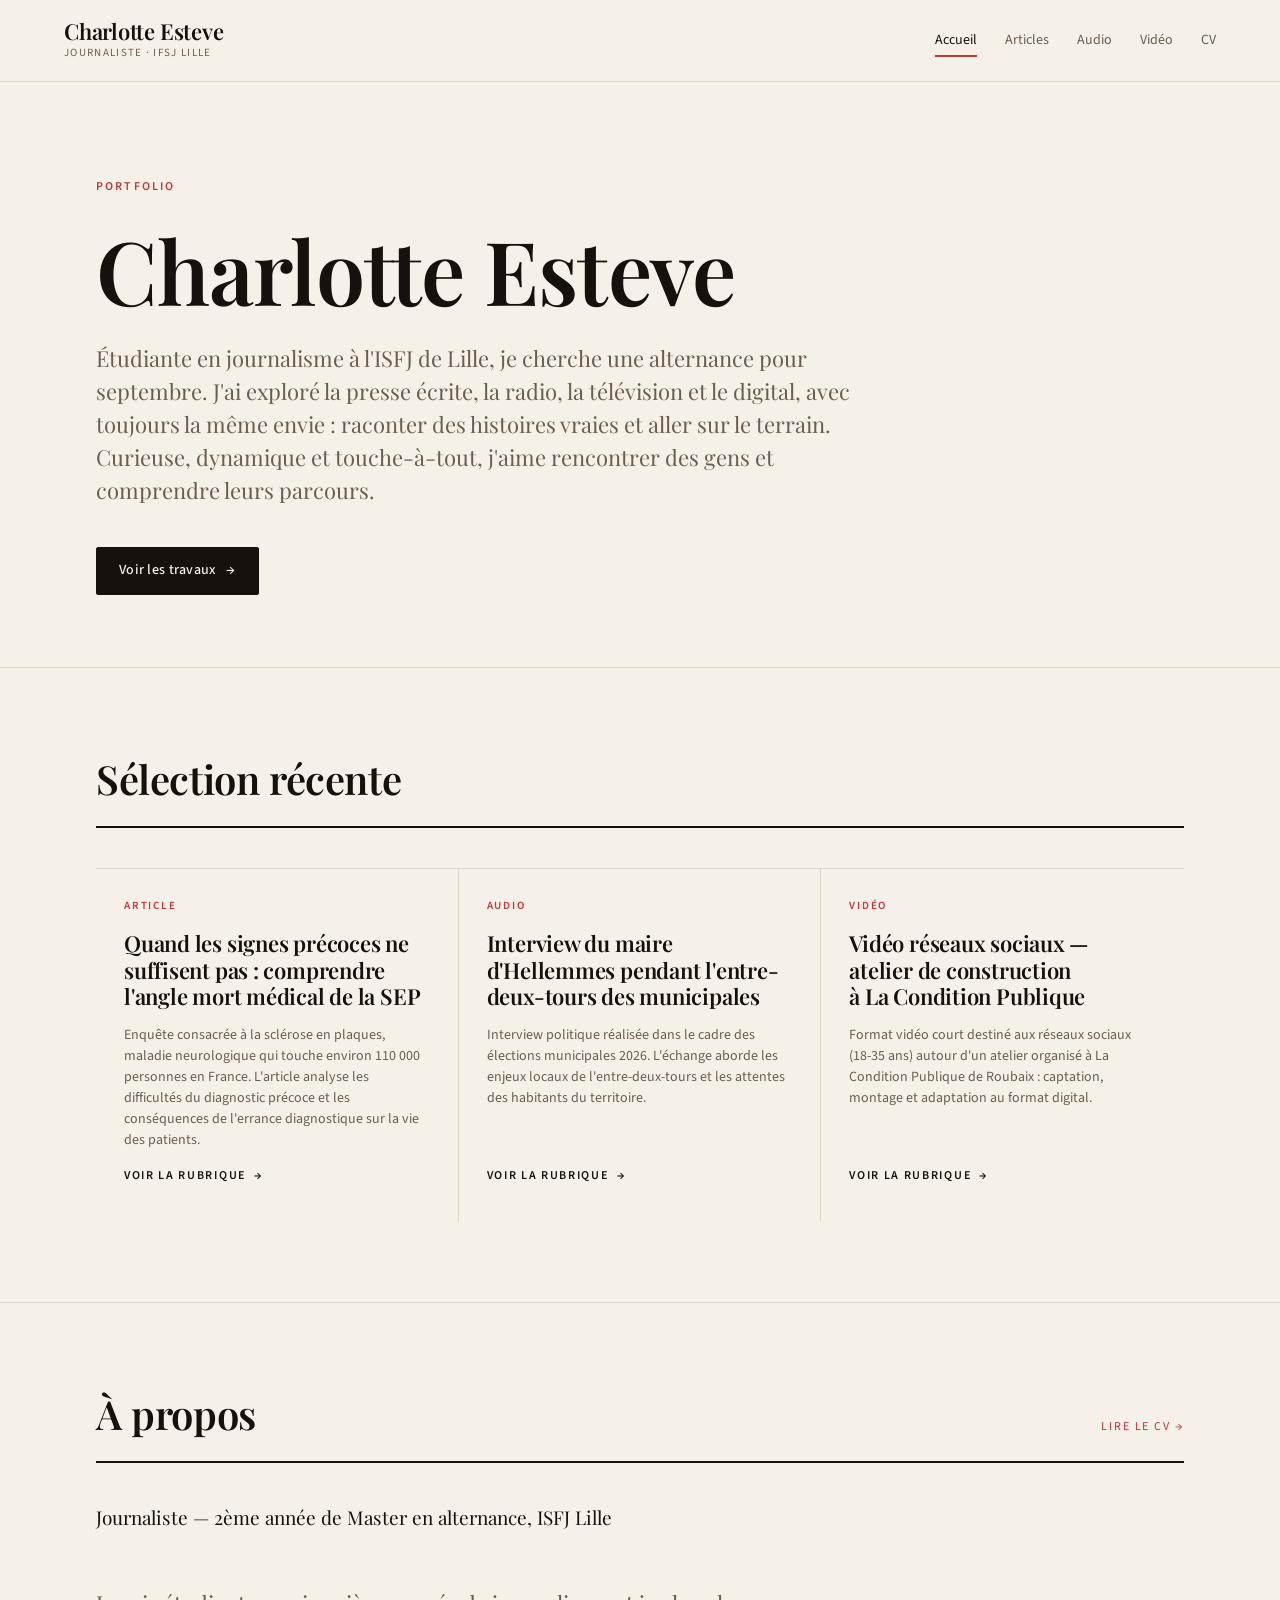
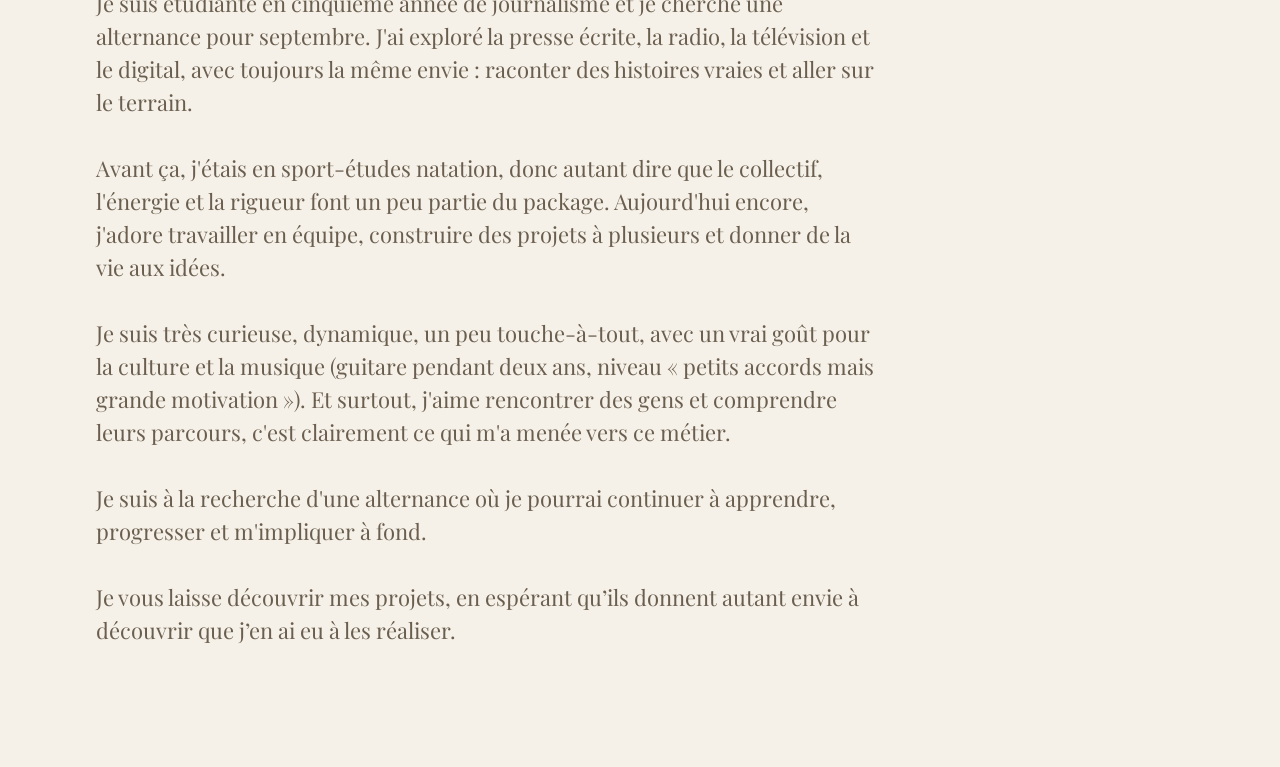
<file: index.html>
<!DOCTYPE html>
<html lang="fr">

<head>
  <meta charset="UTF-8" />
  <meta name="viewport" content="width=device-width, initial-scale=1.0" />
  <title>Charlotte Esteve — Journaliste</title>
  <link rel="icon" href="favicon.png" />
  <meta name="description" content="Portfolio de Charlotte Esteve, étudiante journaliste à l'IFSJ Lille. Articles, reportages audio et vidéo." />
  <link rel="preconnect" href="https://fonts.googleapis.com" />
  <link rel="preconnect" href="https://fonts.gstatic.com" crossorigin />
  <link href="https://fonts.googleapis.com/css2?family=Playfair+Display:wght@500;600;700&family=Source+Sans+3:wght@400;500;600&family=JetBrains+Mono:wght@400&display=swap" rel="stylesheet" />
  <link rel="stylesheet" href="styles.css" />
</head>

<body data-page="home">
  <div class="page">
    <header class="site-header">
      <div class="container header-inner">
        <a class="brand" href="/">
          <span class="brand-name">Charlotte Esteve</span>
          <span class="brand-tagline">Journaliste · IFSJ Lille</span>
        </a>
        <button class="nav-toggle" type="button" aria-label="Menu">Menu</button>
        <nav class="nav">
          <a href="/" class="active">Accueil</a>
          <a href="articles">Articles</a>
          <a href="audio">Audio</a>
          <a href="video">Vidéo</a>
          <a href="cv">CV</a>
        </nav>
      </div>
    </header>

    <main>
      <section class="hero">
        <div class="container">
          <p class="hero-eyebrow">Portfolio</p>
          <h1 class="hero-title" data-site-name>Charlotte Esteve</h1>
          <p class="hero-lede" data-intro>Étudiante journaliste à l'École supérieure de journalisme de Lille. Je couvre la société, la culture et le politique à travers l'écrit, le son et l'image.</p>
          <div class="hero-cta">
            <a class="btn" href="video">Voir les travaux <span class="arrow">→</span></a>
          </div>
        </div>
      </section>

      <section class="section">
        <div class="container">
          <header class="section-head">
            <h2 class="section-title">Sélection récente</h2>
          </header>
          <div class="featured-grid" data-featured>
            <div class="loading">Chargement…</div>
          </div>
        </div>
      </section>

      <section class="section">
        <div class="container">
          <header class="section-head">
            <h2 class="section-title">À propos</h2>
            <span class="section-meta"><a href="cv">Lire le CV →</a></span>
          </header>
          <p class="cv-summary" data-tagline>Journaliste en étude à l'IFSJ — Lille</p>
          <p class="hero-lede" style="margin-top: 16px;">
            Je suis étudiante en cinquième année de journalisme et je cherche une alternance pour septembre. J'ai exploré la presse écrite, la radio, la télévision et le digital, avec toujours la même envie : raconter des histoires vraies et aller sur le terrain.<br />
            <br />
            Avant ça, j'étais en sport-études natation, donc autant dire que le collectif, l'énergie et la rigueur font un peu partie du package. Aujourd'hui encore, j'adore travailler en équipe, construire des projets à plusieurs et donner de la vie aux idées.<br />
            <br />
            Je suis très curieuse, dynamique, un peu touche-à-tout, avec un vrai goût pour la culture et la musique (guitare pendant deux ans, niveau « petits accords mais grande motivation »). Et surtout, j'aime rencontrer des gens et comprendre leurs parcours, c'est clairement ce qui m'a menée vers ce métier. <br />
            <br />
            Je suis à la recherche d'une alternance où je pourrai continuer à apprendre, progresser et m'impliquer à fond.<br />
            <br />
            Je vous laisse découvrir mes projets, en espérant qu’ils donnent autant envie à découvrir que j’en ai eu à les réaliser.
          </p>
        </div>
      </section>
    </main>
  </div>

  <script src="app.js"></script>
</body>

</html>
</file>
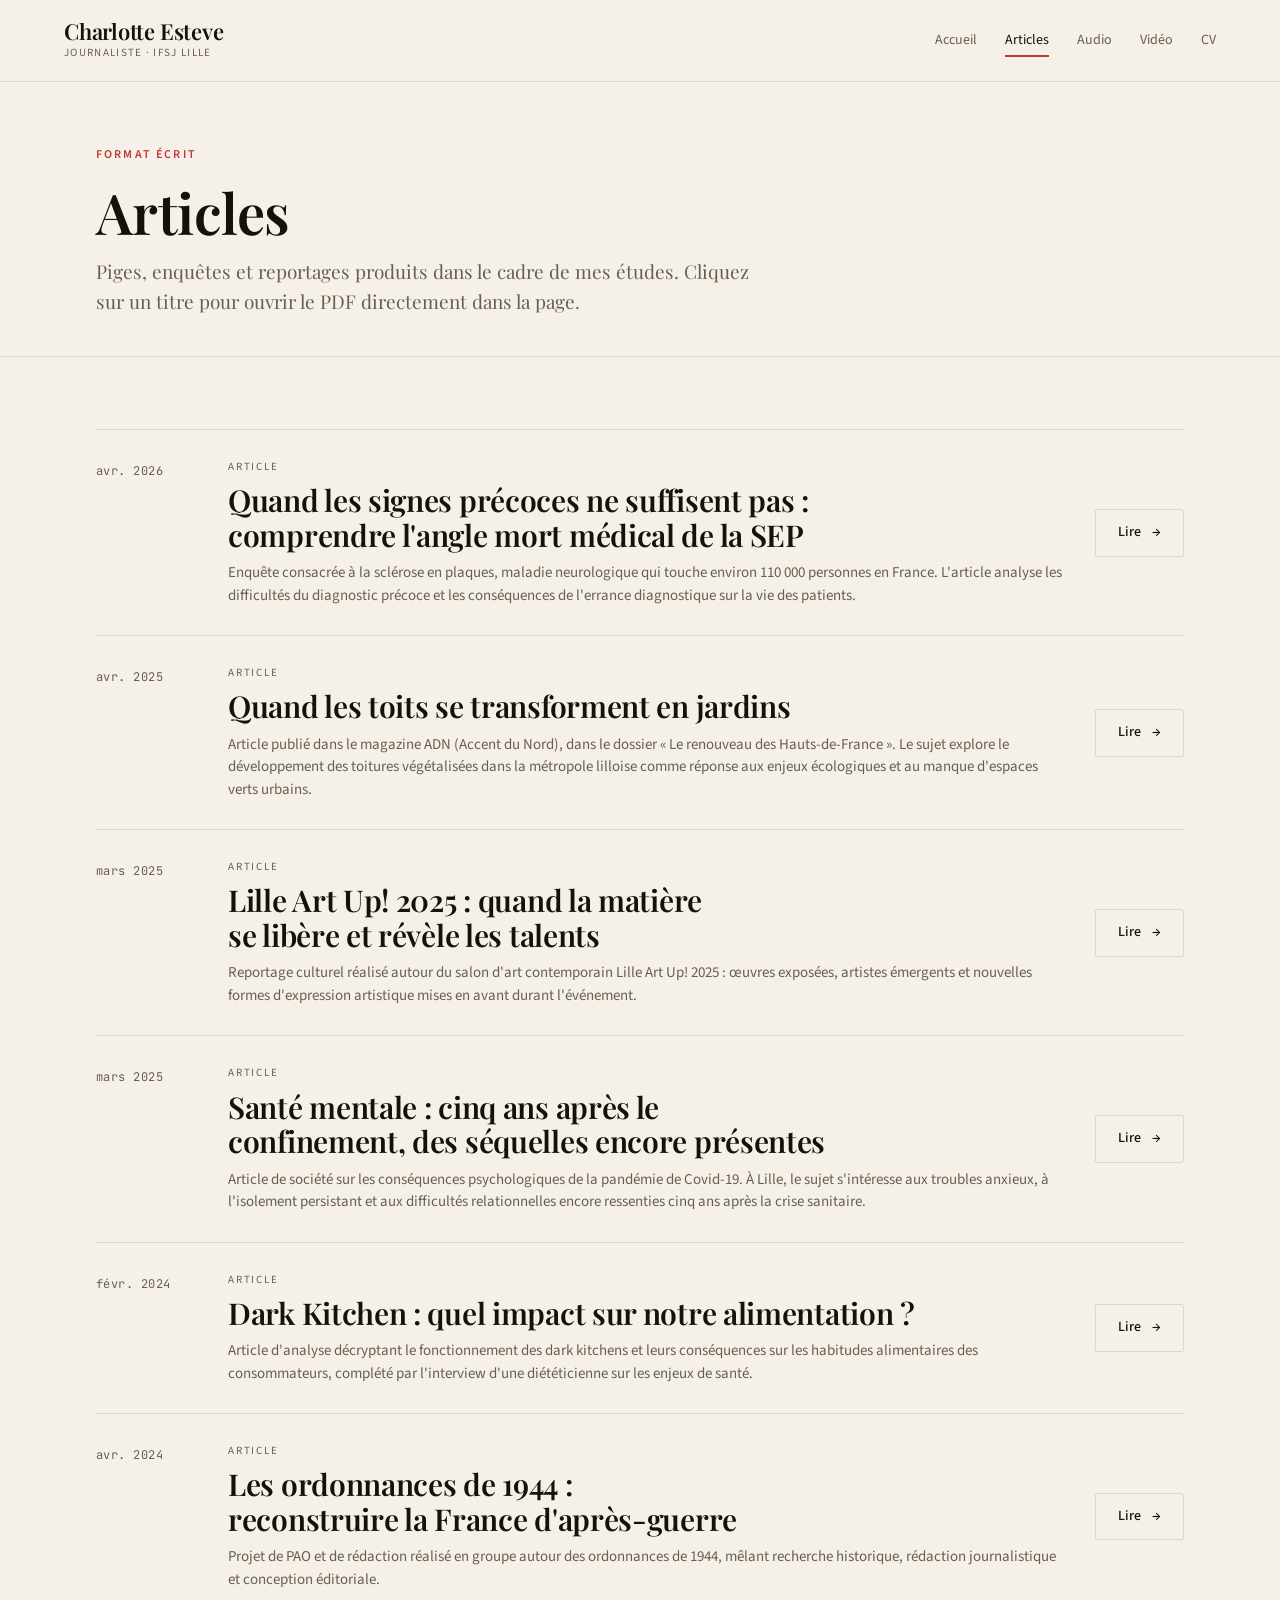
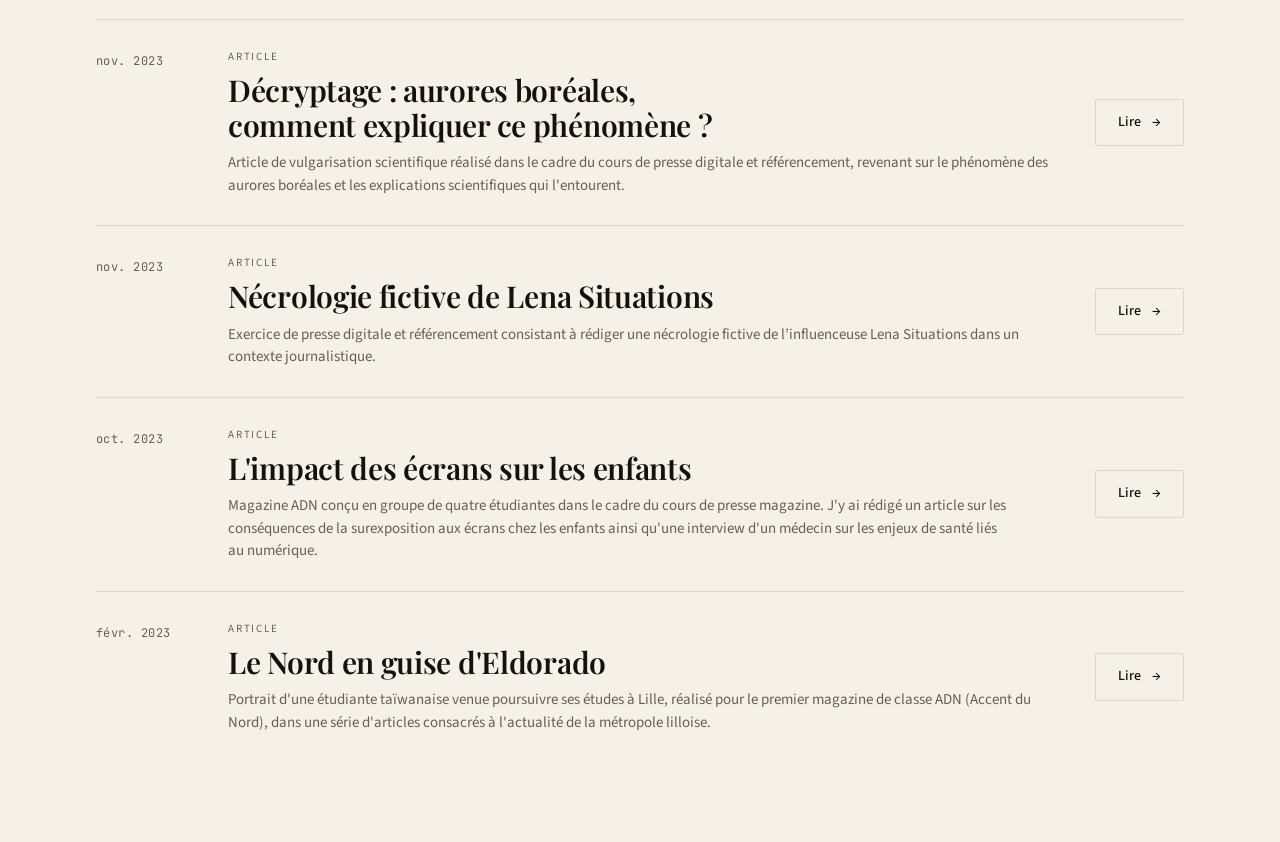
<file: articles.html>
<!DOCTYPE html>
<html lang="fr">
<head>
  <meta charset="UTF-8" />
  <meta name="viewport" content="width=device-width, initial-scale=1.0" />
  <title>Articles — Charlotte Esteve</title>
  <link rel="icon" href="favicon.png" />
  <link rel="preconnect" href="https://fonts.googleapis.com" />
  <link rel="preconnect" href="https://fonts.gstatic.com" crossorigin />
  <link href="https://fonts.googleapis.com/css2?family=Playfair+Display:wght@500;600;700&family=Source+Sans+3:wght@400;500;600&family=JetBrains+Mono:wght@400&display=swap" rel="stylesheet" />
  <link rel="stylesheet" href="styles.css" />
</head>
<body data-page="articles">
  <div class="page">
    <header class="site-header">
      <div class="container header-inner">
        <a class="brand" href="/">
          <span class="brand-name">Charlotte Esteve</span>
          <span class="brand-tagline">Journaliste · IFSJ Lille</span>
        </a>
        <button class="nav-toggle" type="button" aria-label="Menu">Menu</button>
        <nav class="nav">
          <a href="/">Accueil</a>
          <a href="articles" class="active">Articles</a>
          <a href="audio">Audio</a>
          <a href="video">Vidéo</a>
          <a href="cv">CV</a>
        </nav>
      </div>
    </header>

    <main>
      <section class="page-header">
        <div class="container">
          <p class="page-eyebrow">Format écrit</p>
          <h1 class="page-title">Articles</h1>
          <p class="page-intro">Piges, enquêtes et reportages produits dans le cadre de mes études. Cliquez sur un titre pour ouvrir le PDF directement dans la page.</p>
        </div>
      </section>

      <section style="padding: 16px 0 80px;">
        <div class="container">
          <ul class="list" data-list>
            <li class="loading">Chargement…</li>
          </ul>
        </div>
      </section>
    </main>

  </div>

  <script src="app.js"></script>
</body>
</html>
</file>
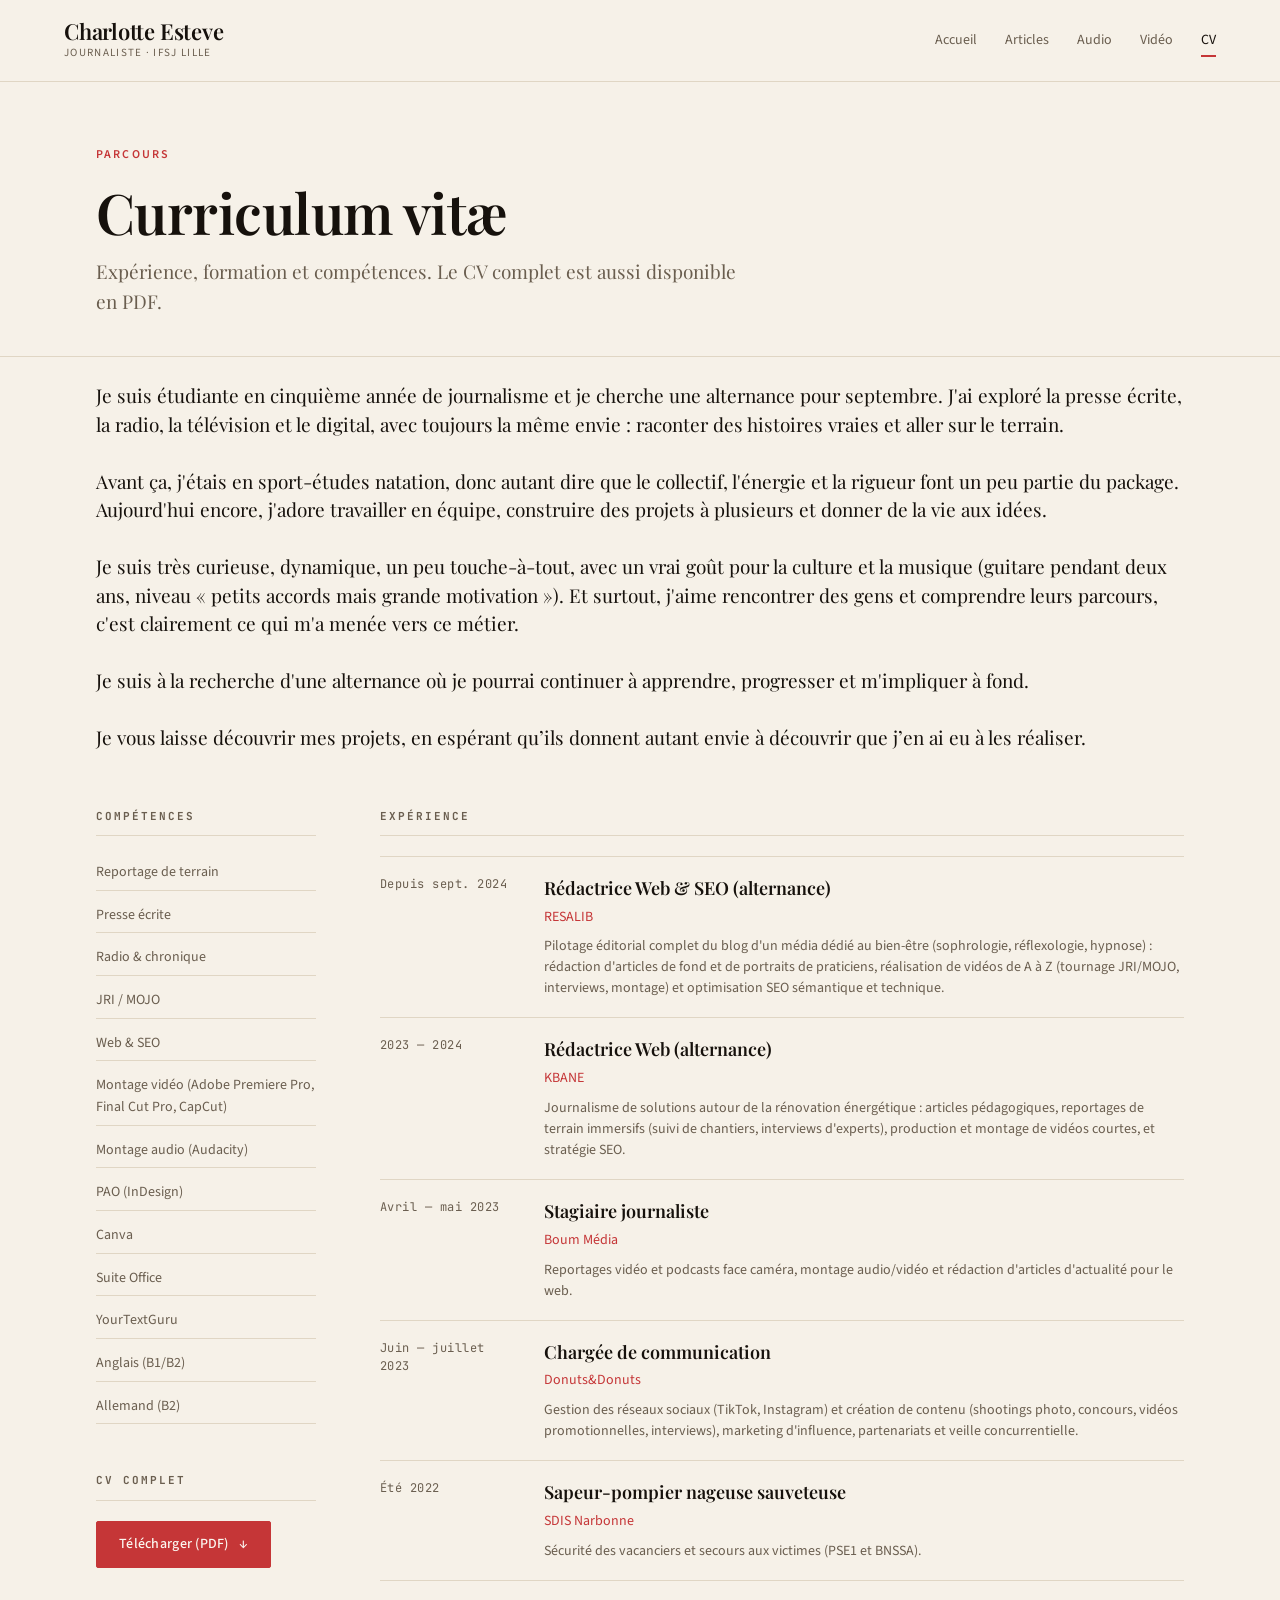
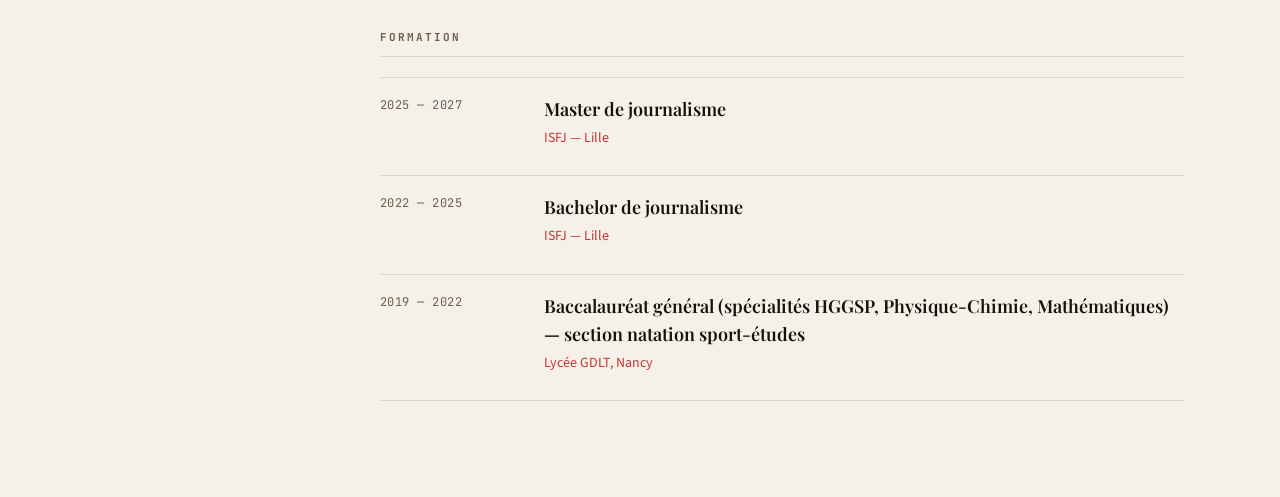
<file: cv.html>
<!DOCTYPE html>
<html lang="fr">
<head>
  <meta charset="UTF-8" />
  <meta name="viewport" content="width=device-width, initial-scale=1.0" />
  <title>CV — Charlotte Esteve</title>
  <link rel="icon" href="favicon.png" />
  <link rel="preconnect" href="https://fonts.googleapis.com" />
  <link rel="preconnect" href="https://fonts.gstatic.com" crossorigin />
  <link href="https://fonts.googleapis.com/css2?family=Playfair+Display:wght@500;600;700&family=Source+Sans+3:wght@400;500;600&family=JetBrains+Mono:wght@400&display=swap" rel="stylesheet" />
  <link rel="stylesheet" href="styles.css" />
</head>
<body data-page="cv">
  <div class="page">
    <header class="site-header">
      <div class="container header-inner">
        <a class="brand" href="/">
          <span class="brand-name">Charlotte Esteve</span>
          <span class="brand-tagline">Journaliste · IFSJ Lille</span>
        </a>
        <button class="nav-toggle" type="button" aria-label="Menu">Menu</button>
        <nav class="nav">
          <a href="/">Accueil</a>
          <a href="articles">Articles</a>
          <a href="audio">Audio</a>
          <a href="video">Vidéo</a>
          <a href="cv" class="active">CV</a>
        </nav>
      </div>
    </header>

    <main>
      <section class="page-header">
        <div class="container">
          <p class="page-eyebrow">Parcours</p>
          <h1 class="page-title">Curriculum vitæ</h1>
          <p class="page-intro">Expérience, formation et compétences. Le CV complet est aussi disponible en PDF.</p>
        </div>
      </section>

      <section style="padding: 24px 0 96px;">
        <div class="container" data-cv>
          <p class="loading">Chargement…</p>
        </div>
      </section>
    </main>

  </div>

  <script src="app.js"></script>
</body>
</html>
</file>
<file: styles.css>
/* =========================================================
   Charlotte Esteve — Portfolio
  Variables: palette ink + typographie classic
   ========================================================= */

/* Palette — Bleu encre */
:root {
  --bg: #f6f1e8;
  --bg-elevated: #fbf7f0;
  --fg: #16110c;
  --fg-muted: #6a5e4f;
  --rule: #e0d6c4;
  --accent: oklch(0.55 0.18 25);
  --accent-fg: #fbf7f0;
  --accent-soft: oklch(0.94 0.04 25);
  color-scheme: light;
}

/* Typographie — Classique */
:root {
  --font-serif: "Playfair Display", "Times New Roman", serif;
  --font-sans: "Source Sans 3", system-ui, sans-serif;
  --font-mono: "JetBrains Mono", ui-monospace, monospace;
  --serif-weight-display: 600;
  --serif-tracking-display: -0.01em;
}

/* Reset */
*, *::before, *::after { box-sizing: border-box; }
html, body { margin: 0; padding: 0; }
body {
  background: var(--bg);
  color: var(--fg);
  font-family: var(--font-sans);
  font-size: 16px;
  line-height: 1.55;
  -webkit-font-smoothing: antialiased;
  text-rendering: optimizeLegibility;
}

a { color: inherit; text-decoration: none; }
img { max-width: 100%; display: block; }
button { font: inherit; cursor: pointer; }

/* Layout */
.page {
  min-height: 100vh;
  display: flex;
  flex-direction: column;
}

.container {
  width: 100%;
  max-width: 90%;
  margin: 0 auto;
  padding: 0 32px;
}

/* ====== Header ====== */
.site-header {
  border-bottom: 1px solid var(--rule);
  background: var(--bg);
  position: sticky;
  top: 0;
  z-index: 30;
  backdrop-filter: saturate(140%) blur(8px);
}

.header-inner {
  display: flex;
  align-items: center;
  justify-content: space-between;
  gap: 24px;
  padding: 20px 0;
}

.brand {
  display: flex;
  flex-direction: column;
  gap: 2px;
  text-decoration: none;
  color: inherit;
}
.brand-name {
  font-family: var(--font-serif);
  font-size: 22px;
  font-weight: var(--serif-weight-display);
  letter-spacing: var(--serif-tracking-display);
  line-height: 1;
}
.brand-tagline {
  font-size: 11px;
  letter-spacing: 0.12em;
  text-transform: uppercase;
  color: var(--fg-muted);
}

.nav {
  display: flex;
  align-items: center;
  gap: 28px;
}
.nav a {
  font-size: 14px;
  color: var(--fg-muted);
  position: relative;
  padding: 4px 0;
  transition: color 0.15s ease;
}
.nav a:hover { color: var(--fg); }
.nav a.active { color: var(--fg); }
.nav a.active::after {
  content: "";
  position: absolute;
  left: 0; right: 0; bottom: -2px;
  height: 2px;
  background: var(--accent);
}

/* Mobile nav */
.nav-toggle {
  display: none;
  background: none;
  border: 1px solid var(--rule);
  padding: 8px 12px;
  border-radius: 4px;
  color: var(--fg);
}

@media (max-width: 760px) {
  .nav-toggle { display: inline-flex; }
  .nav {
    display: none;
    position: absolute;
    top: 100%; left: 0; right: 0;
    background: var(--bg);
    border-bottom: 1px solid var(--rule);
    flex-direction: column;
    align-items: stretch;
    gap: 0;
    padding: 12px 32px 20px;
  }
  .nav.open { display: flex; }
  .nav a { padding: 12px 0; border-bottom: 1px solid var(--rule); }
  .nav a:last-child { border-bottom: none; }
}

/* ====== Hero ====== */
.hero {
  padding: 96px 0 72px;
  border-bottom: 1px solid var(--rule);
}
.hero-eyebrow {
  font-size: 12px;
  letter-spacing: 0.18em;
  text-transform: uppercase;
  color: var(--accent);
  font-weight: 600;
  margin: 0 0 28px;
}
.hero-title {
  font-family: var(--font-serif);
  font-weight: var(--serif-weight-display);
  letter-spacing: var(--serif-tracking-display);
  font-size: clamp(44px, 7vw, 88px);
  line-height: 1.02;
  margin: 0 0 28px;
  text-wrap: balance;
}
.hero-lede {
  font-family: var(--font-serif);
  font-size: clamp(18px, 2vw, 22px);
  line-height: 1.5;
  color: var(--fg-muted);
  max-width: 60ch;
  margin: 0 0 40px;
  text-wrap: pretty;
}
.hero-cta {
  display: inline-flex;
  align-items: center;
  gap: 12px;
}

/* ====== Buttons ====== */
.btn {
  display: inline-flex;
  align-items: center;
  gap: 10px;
  padding: 12px 22px;
  border-radius: 2px;
  font-size: 14px;
  font-weight: 500;
  letter-spacing: 0.02em;
  border: 1px solid var(--fg);
  background: var(--fg);
  color: var(--bg);
  transition: all 0.15s ease;
}
.btn:hover { background: var(--accent); border-color: var(--accent); color: var(--accent-fg); }

.btn-ghost {
  background: transparent;
  color: var(--fg);
  border-color: var(--rule);
}
.btn-ghost:hover { border-color: var(--fg); background: transparent; color: var(--fg); }

.btn-accent {
  background: var(--accent);
  border-color: var(--accent);
  color: var(--accent-fg);
}
.btn-accent:hover { background: var(--fg); border-color: var(--fg); color: var(--bg); }

.btn .arrow {
  display: inline-block;
  transition: transform 0.2s ease;
}
.btn:hover .arrow { transform: translateX(3px); }

/* ====== Section header ====== */
.section {
  padding: 80px 0;
  border-bottom: 1px solid var(--rule);
}
.section:last-of-type { border-bottom: none; }

.section-head {
  display: flex;
  align-items: baseline;
  justify-content: space-between;
  gap: 24px;
  margin-bottom: 40px;
  padding-bottom: 16px;
  border-bottom: 2px solid var(--fg);
}
.section-title {
  font-family: var(--font-serif);
  font-weight: var(--serif-weight-display);
  letter-spacing: var(--serif-tracking-display);
  font-size: clamp(28px, 4vw, 40px);
  margin: 0;
}
.section-meta {
  font-size: 12px;
  letter-spacing: 0.16em;
  text-transform: uppercase;
  color: var(--fg-muted);
}
.section-meta a { color: var(--accent); }
.section-meta a:hover { text-decoration: underline; }

/* ====== Page header (interior pages) ====== */
.page-header {
  padding: 64px 0 40px;
  border-bottom: 1px solid var(--rule);
}
.page-eyebrow {
  font-size: 12px;
  letter-spacing: 0.18em;
  text-transform: uppercase;
  color: var(--accent);
  margin: 0 0 18px;
  font-weight: 600;
}
.page-title {
  font-family: var(--font-serif);
  font-weight: var(--serif-weight-display);
  letter-spacing: var(--serif-tracking-display);
  font-size: clamp(36px, 5vw, 56px);
  margin: 0 0 16px;
  line-height: 1.05;
}
.page-intro {
  font-family: var(--font-serif);
  font-size: 19px;
  color: var(--fg-muted);
  max-width: 60ch;
  margin: 0;
}

/* ====== Cards (lists) ====== */
.list {
  display: flex;
  flex-direction: column;
  gap: 0;
  margin: 56px 0 0;
  padding: 0;
  list-style: none;
}

.card {
  display: grid;
  grid-template-columns: 100px 1fr auto;
  gap: 32px;
  align-items: start;
  padding: 28px 0;
  border-top: 1px solid var(--rule);
  transition: padding-left 0.2s ease;
}
.card:last-child { border-bottom: 1px solid var(--rule); }
.card:hover { padding-left: 12px; }

.card-meta {
  font-family: var(--font-mono);
  font-size: 12px;
  color: var(--fg-muted);
  letter-spacing: 0.04em;
  display: flex;
  flex-direction: column;
  gap: 4px;
  padding-top: 4px;
}
.card-meta .num { color: var(--accent); }

.card-body { min-width: 0; }
.card-kind {
  font-size: 11px;
  letter-spacing: 0.16em;
  text-transform: uppercase;
  color: var(--fg-muted);
  margin: 0 0 8px;
}
.card-title {
  font-family: var(--font-serif);
  font-weight: var(--serif-weight-display);
  letter-spacing: var(--serif-tracking-display);
  font-size: clamp(22px, 2.4vw, 30px);
  line-height: 1.15;
  margin: 0 0 10px;
  text-wrap: balance;
}
.card-desc {
  color: var(--fg-muted);
  font-size: 15px;
  line-height: 1.5;
  margin: 0;
  text-wrap: pretty;
}

.card-action {
  align-self: center;
  white-space: nowrap;
}

@media (max-width: 720px) {
  .card { grid-template-columns: 1fr; gap: 12px; }
  .card-meta { flex-direction: row; gap: 14px; }
  .card-action { justify-self: start; }
}

/* ====== Featured row (homepage) ====== */
.featured-grid {
  display: grid;
  grid-template-columns: repeat(3, 1fr);
  gap: 0;
  border-top: 1px solid var(--rule);
}
.featured-item {
  padding: 28px 28px 36px;
  border-right: 1px solid var(--rule);
  display: flex;
  flex-direction: column;
  gap: 16px;
  min-height: 240px;
  position: relative;
  transition: background 0.2s ease;
}
.featured-item:last-child { border-right: none; }
.featured-item:hover { background: var(--accent-soft); }
.featured-kind {
  font-size: 11px;
  letter-spacing: 0.16em;
  text-transform: uppercase;
  color: var(--accent);
  font-weight: 600;
}
.featured-title {
  font-family: var(--font-serif);
  font-weight: var(--serif-weight-display);
  letter-spacing: var(--serif-tracking-display);
  font-size: 22px;
  line-height: 1.2;
  margin: 0;
  text-wrap: balance;
}
.featured-desc {
  color: var(--fg-muted);
  font-size: 14px;
  line-height: 1.5;
  margin: 0;
  flex: 1;
}
.featured-link {
  font-size: 12px;
  letter-spacing: 0.14em;
  text-transform: uppercase;
  color: var(--fg);
  font-weight: 600;
  display: inline-flex;
  align-items: center;
  gap: 8px;
}
.featured-link::after {
  content: "→";
  transition: transform 0.2s ease;
}
.featured-item:hover .featured-link::after { transform: translateX(4px); }

@media (max-width: 880px) {
  .featured-grid { grid-template-columns: 1fr; }
  .featured-item { border-right: none; border-bottom: 1px solid var(--rule); padding: 24px 0; }
  .featured-item:last-child { border-bottom: none; }
}

/* ====== Embeds ====== */
.embed-card {
  border: 1px solid var(--rule);
  background: var(--bg-elevated);
  padding: 24px;
  margin: 28px 0 0;
  display: none;
}
.embed-card.open { display: block; }
.embed-frame {
  width: 100%;
  border: none;
  background: #000;
  display: block;
}
.embed-frame.video { aspect-ratio: 16/9; }
.embed-frame.audio { height: 54px; background: transparent; }
.embed-frame.pdf { height: 720px; }
.embed-empty {
  padding: 32px 16px;
  text-align: center;
  color: var(--fg-muted);
  font-size: 14px;
  margin: 0;
}

.embed-actions {
  display: flex;
  justify-content: space-between;
  align-items: center;
  margin-top: 14px;
  font-size: 13px;
  color: var(--fg-muted);
}
.embed-close {
  background: none;
  border: none;
  color: var(--fg-muted);
  font-size: 13px;
  text-decoration: underline;
  padding: 0;
}
.embed-close:hover { color: var(--fg); }

/* ====== CV ====== */
.cv-grid {
  display: grid;
  grid-template-columns: 220px 1fr;
  gap: 64px;
  margin-top: 48px;
}
@media (max-width: 760px) {
  .cv-grid { grid-template-columns: 1fr; gap: 36px; }
}
.cv-section { margin-bottom: 48px; }
.cv-section:last-child { margin-bottom: 0; }
.cv-section-title {
  font-family: var(--font-mono);
  font-size: 11px;
  letter-spacing: 0.18em;
  text-transform: uppercase;
  color: var(--fg-muted);
  margin: 0 0 20px;
  padding-bottom: 10px;
  border-bottom: 1px solid var(--rule);
}
.cv-side .cv-section-title { margin-top: 0; }

.cv-summary {
  font-family: var(--font-serif);
  font-size: 19px;
  line-height: 1.5;
  margin: 0 0 56px;
  color: var(--fg);
  text-wrap: pretty;
}

.cv-entry {
  display: grid;
  grid-template-columns: 140px 1fr;
  gap: 24px;
  padding: 18px 0;
  border-top: 1px solid var(--rule);
}
.cv-entry:last-child { border-bottom: 1px solid var(--rule); }
.cv-entry-period {
  font-family: var(--font-mono);
  font-size: 12px;
  color: var(--fg-muted);
  letter-spacing: 0.04em;
}
.cv-entry-role {
  font-family: var(--font-serif);
  font-weight: var(--serif-weight-display);
  font-size: 18px;
  margin: 0 0 4px;
}
.cv-entry-org {
  font-size: 14px;
  color: var(--accent);
  margin: 0 0 8px;
}
.cv-entry-details {
  font-size: 14px;
  color: var(--fg-muted);
  margin: 0;
  line-height: 1.5;
}
@media (max-width: 600px) {
  .cv-entry { grid-template-columns: 1fr; gap: 6px; }
}

.skills-list {
  list-style: none;
  padding: 0;
  margin: 0;
  display: flex;
  flex-direction: column;
  gap: 8px;
}
.skills-list li {
  font-size: 14px;
  padding: 6px 0;
  border-bottom: 1px solid var(--rule);
  color: var(--fg-muted);
}

/* ====== Contact ====== */
.contact-grid {
  display: grid;
  grid-template-columns: 1.2fr 1fr;
  gap: 80px;
  margin-top: 56px;
}
@media (max-width: 800px) {
  .contact-grid { grid-template-columns: 1fr; gap: 48px; }
}
.contact-block-title {
  font-family: var(--font-mono);
  font-size: 11px;
  letter-spacing: 0.18em;
  text-transform: uppercase;
  color: var(--fg-muted);
  margin: 0 0 16px;
}
.contact-email {
  font-family: var(--font-serif);
  font-weight: var(--serif-weight-display);
  font-size: clamp(28px, 4vw, 44px);
  letter-spacing: var(--serif-tracking-display);
  line-height: 1.1;
  display: inline-block;
  border-bottom: 2px solid var(--accent);
  padding-bottom: 4px;
  margin-bottom: 24px;
  word-break: break-word;
}
.contact-email:hover { color: var(--accent); }

.social-list {
  list-style: none;
  padding: 0;
  margin: 0;
  display: flex;
  flex-direction: column;
}
.social-list li {
  border-top: 1px solid var(--rule);
}
.social-list li:last-child { border-bottom: 1px solid var(--rule); }
.social-list a {
  display: flex;
  align-items: center;
  justify-content: space-between;
  padding: 18px 0;
  font-family: var(--font-serif);
  font-size: 22px;
  font-weight: var(--serif-weight-display);
  transition: padding 0.2s ease, color 0.2s ease;
}
.social-list a:hover {
  color: var(--accent);
  padding-left: 12px;
}
.social-list a::after {
  content: "↗";
  font-size: 18px;
  color: var(--fg-muted);
}

/* ====== Footer ====== */
.site-footer {
  border-top: 1px solid var(--rule);
  padding: 36px 0;
  margin-top: auto;
  font-size: 13px;
  color: var(--fg-muted);
}
.footer-inner {
  display: flex;
  justify-content: space-between;
  align-items: center;
  gap: 24px;
  flex-wrap: wrap;
}
.footer-inner a:hover { color: var(--fg); }

/* ====== Loading state ====== */
.loading {
  padding: 80px 0;
  text-align: center;
  color: var(--fg-muted);
  font-family: var(--font-mono);
  font-size: 13px;
  letter-spacing: 0.1em;
}

/* Print */
@media print {
  .site-header, .site-footer, .card-action, .embed-card { display: none; }
  .card { padding: 12px 0; break-inside: avoid; }
}
</file>
